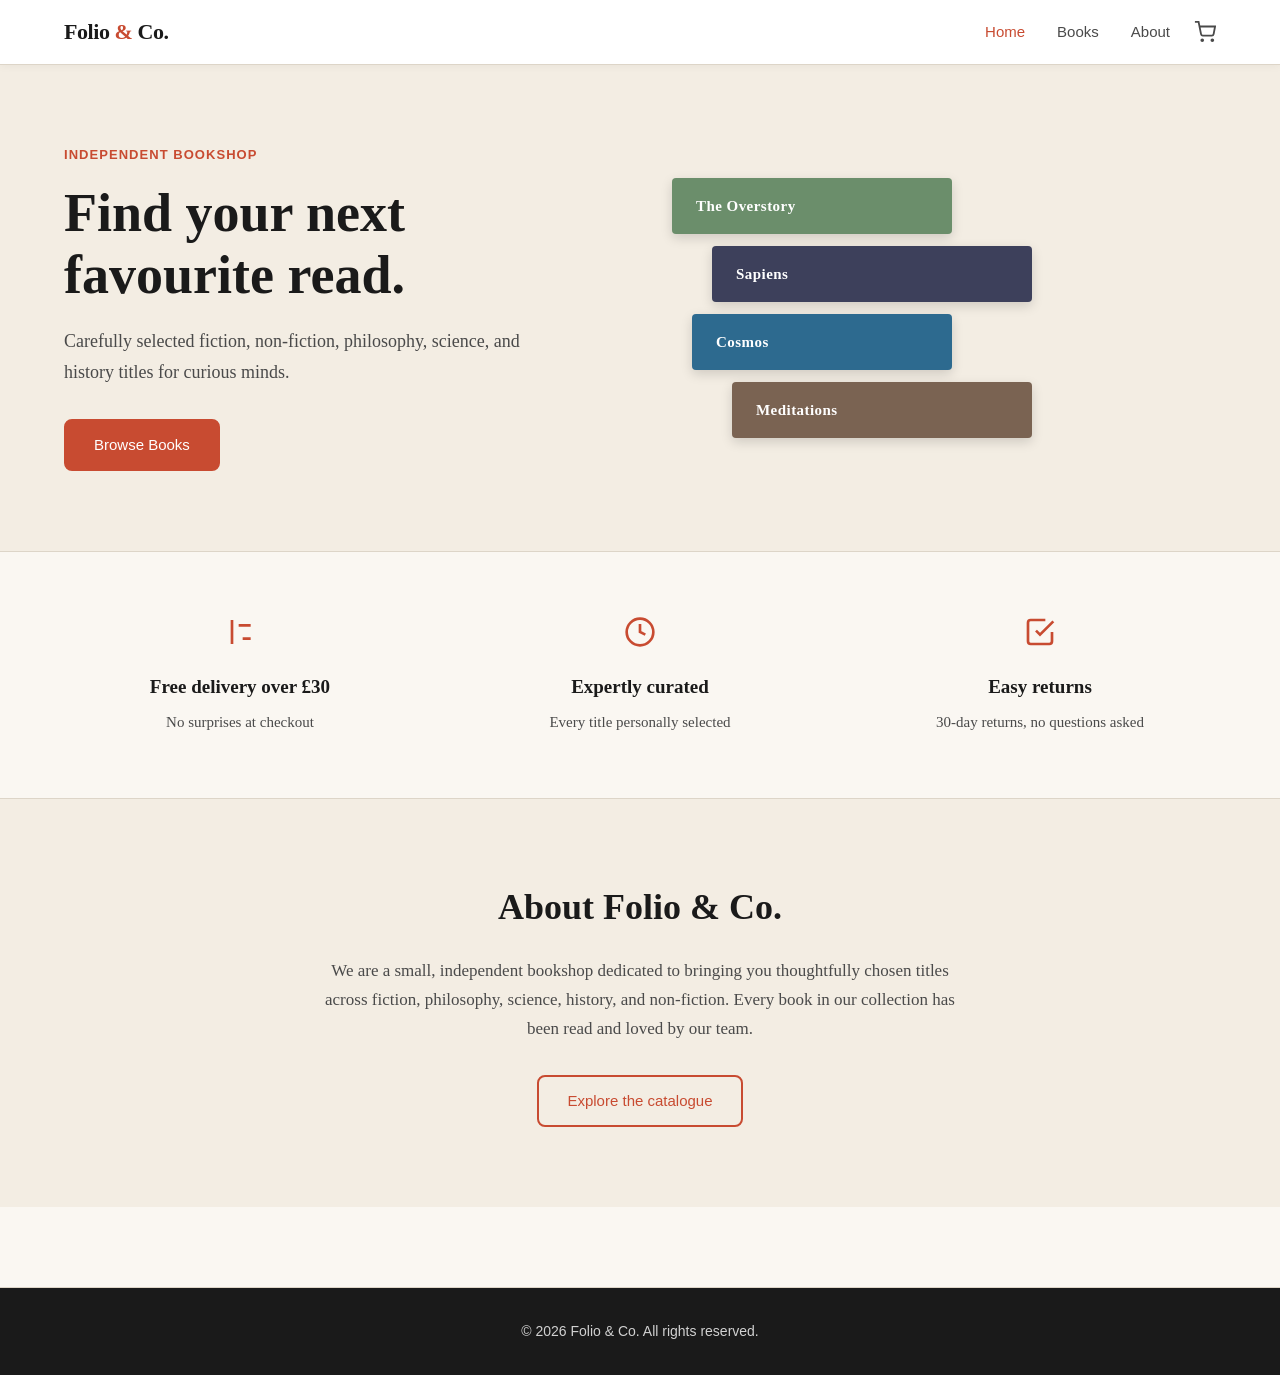
<file: index.html>
<!DOCTYPE html>
<html lang="en">
<head>
  <meta charset="UTF-8">
  <meta name="viewport" content="width=device-width, initial-scale=1.0">
  <title>Folio & Co. — Curated Books</title>
  <link rel="stylesheet" href="style.css">
</head>
<body>
  <nav class="navbar">
    <div class="container">
      <a href="index.html" class="logo">Folio <span>&</span> Co.</a>
      <div class="nav-links">
        <a href="index.html" class="active">Home</a>
        <a href="books.html">Books</a>
        <a href="#about">About</a>
      </div>
      <!-- BUG 1: Removed "Cart" label, only icon remains -->
      <a href="cart.html" class="cart-link">
        <svg width="22" height="22" viewBox="0 0 24 24" fill="none" stroke="currentColor" stroke-width="2">
          <circle cx="9" cy="21" r="1"/><circle cx="20" cy="21" r="1"/>
          <path d="M1 1h4l2.68 13.39a2 2 0 0 0 2 1.61h9.72a2 2 0 0 0 2-1.61L23 6H6"/>
        </svg>
        <span class="cart-count" id="cart-count" data-count="0">0</span>
      </a>
    </div>
  </nav>

  <section class="hero">
    <div class="container">
      <div class="hero-content">
        <p class="eyebrow">Independent Bookshop</p>
        <h1>Find your next favourite read.</h1>
        <p class="subtitle">Carefully selected fiction, non-fiction, philosophy, science, and history titles for curious minds.</p>
        <a href="books.html" class="btn btn-primary">Browse Books</a>
      </div>
      <div class="book-stack">
        <div class="book-spine" style="background: #6b8e6b">The Overstory</div>
        <div class="book-spine" style="background: #3d405b">Sapiens</div>
        <div class="book-spine" style="background: #2d6a8f">Cosmos</div>
        <div class="book-spine" style="background: #7a6352">Meditations</div>
      </div>
    </div>
  </section>

  <section class="features">
    <div class="container">
      <div class="feature">
        <svg width="32" height="32" viewBox="0 0 24 24" fill="none" stroke="currentColor" stroke-width="2">
          <path d="M20 7h-9M14 17h6M6 3v18"/>
        </svg>
        <h3>Free delivery over £30</h3>
        <p>No surprises at checkout</p>
      </div>
      <div class="feature">
        <svg width="32" height="32" viewBox="0 0 24 24" fill="none" stroke="currentColor" stroke-width="2">
          <circle cx="12" cy="12" r="10"/><polyline points="12 6 12 12 16 14"/>
        </svg>
        <h3>Expertly curated</h3>
        <p>Every title personally selected</p>
      </div>
      <div class="feature">
        <svg width="32" height="32" viewBox="0 0 24 24" fill="none" stroke="currentColor" stroke-width="2">
          <polyline points="9 11 12 14 22 4"/><path d="M21 12v7a2 2 0 0 1-2 2H5a2 2 0 0 1-2-2V5a2 2 0 0 1 2-2h11"/>
        </svg>
        <h3>Easy returns</h3>
        <p>30-day returns, no questions asked</p>
      </div>
    </div>
  </section>

  <section class="about" id="about">
    <div class="container">
      <h2>About Folio & Co.</h2>
      <p>We are a small, independent bookshop dedicated to bringing you thoughtfully chosen titles across fiction, philosophy, science, history, and non-fiction. Every book in our collection has been read and loved by our team.</p>
      <a href="books.html" class="btn btn-outline">Explore the catalogue</a>
    </div>
  </section>

  <footer class="footer">
    <div class="container">
      <p>&copy; 2026 Folio & Co. All rights reserved.</p>
    </div>
  </footer>

  <script src="cart.js"></script>
  <script>
    updateCartCount();
  </script>
</body>
</html>
</file>
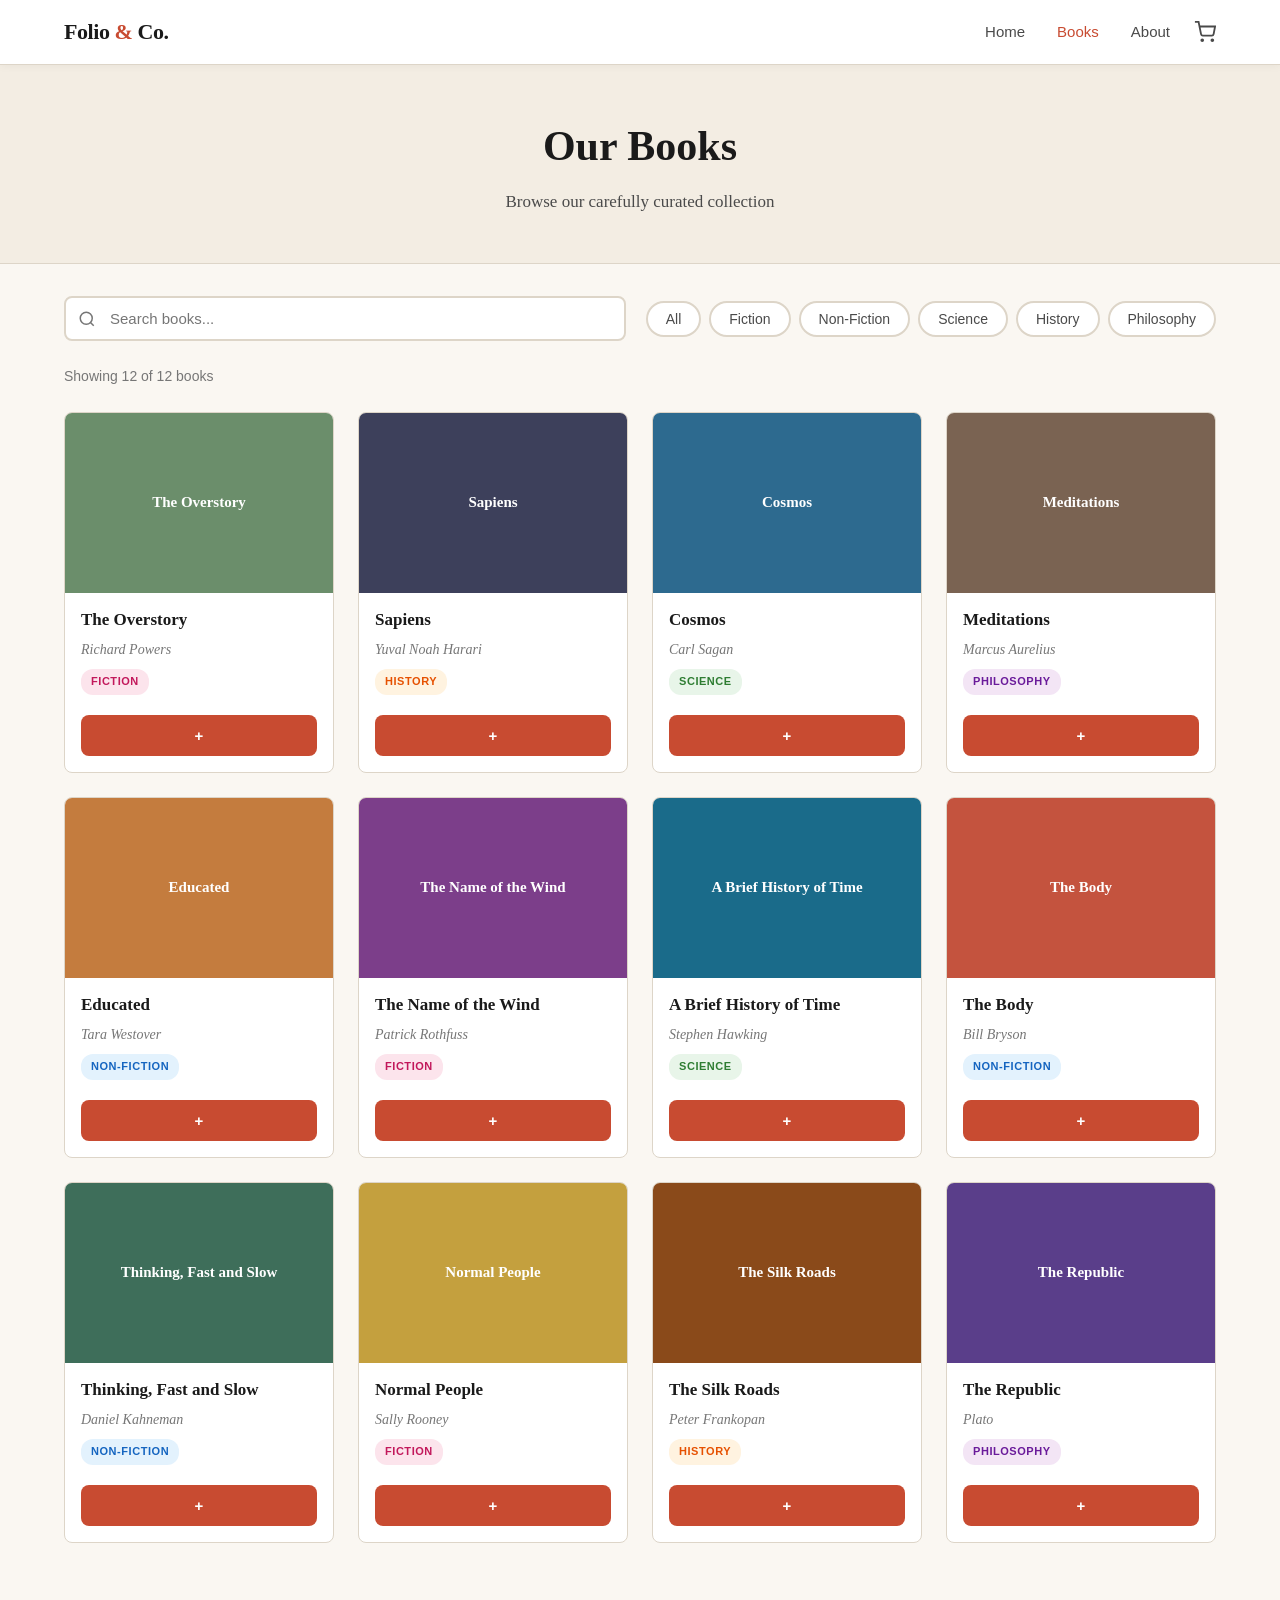
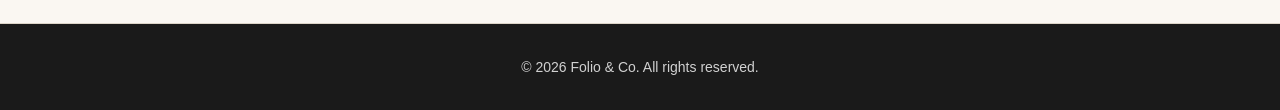
<file: books.html>
<!DOCTYPE html>
<html lang="en">
<head>
  <meta charset="UTF-8">
  <meta name="viewport" content="width=device-width, initial-scale=1.0">
  <title>Our Books — Folio & Co.</title>
  <link rel="stylesheet" href="style.css">
</head>
<body>
  <nav class="navbar">
    <div class="container">
      <a href="index.html" class="logo">Folio <span>&</span> Co.</a>
      <div class="nav-links">
        <a href="index.html">Home</a>
        <a href="books.html" class="active">Books</a>
        <a href="index.html#about">About</a>
      </div>
      <!-- BUG 1: Removed "Cart" label -->
      <a href="cart.html" class="cart-link">
        <svg width="22" height="22" viewBox="0 0 24 24" fill="none" stroke="currentColor" stroke-width="2">
          <circle cx="9" cy="21" r="1"/><circle cx="20" cy="21" r="1"/>
          <path d="M1 1h4l2.68 13.39a2 2 0 0 0 2 1.61h9.72a2 2 0 0 0 2-1.61L23 6H6"/>
        </svg>
        <span class="cart-count" id="cart-count" data-count="0">0</span>
      </a>
    </div>
  </nav>

  <header class="page-header">
    <div class="container">
      <h1>Our Books</h1>
      <p>Browse our carefully curated collection</p>
    </div>
  </header>

  <main class="container">
    <div class="catalogue-controls">
      <div>
        <!-- BUG 8: Changed placeholder to "Search books..." (singular, less clear) -->
        <label for="search-input" class="sr-only">Search books</label>
        <input type="search" id="search-input" class="search-input" placeholder="Search books...">
      </div>
      <div class="genre-filters">
        <button class="chip active" data-genre="all">All</button>
        <button class="chip" data-genre="Fiction">Fiction</button>
        <button class="chip" data-genre="Non-Fiction">Non-Fiction</button>
        <button class="chip" data-genre="Science">Science</button>
        <button class="chip" data-genre="History">History</button>
        <button class="chip" data-genre="Philosophy">Philosophy</button>
      </div>
    </div>

    <!-- BUG 4: Result count will never update (fixed at 12) -->
    <div id="result-count" aria-live="polite">Showing 12 of 12 books</div>

    <div id="book-grid"></div>

    <div id="toast" class="toast"></div>
  </main>

  <footer class="footer">
    <div class="container">
      <p>&copy; 2026 Folio & Co. All rights reserved.</p>
    </div>
  </footer>

  <script src="cart.js"></script>
  <script src="books-data.js"></script>
  <script src="books.js"></script>
</body>
</html>
</file>
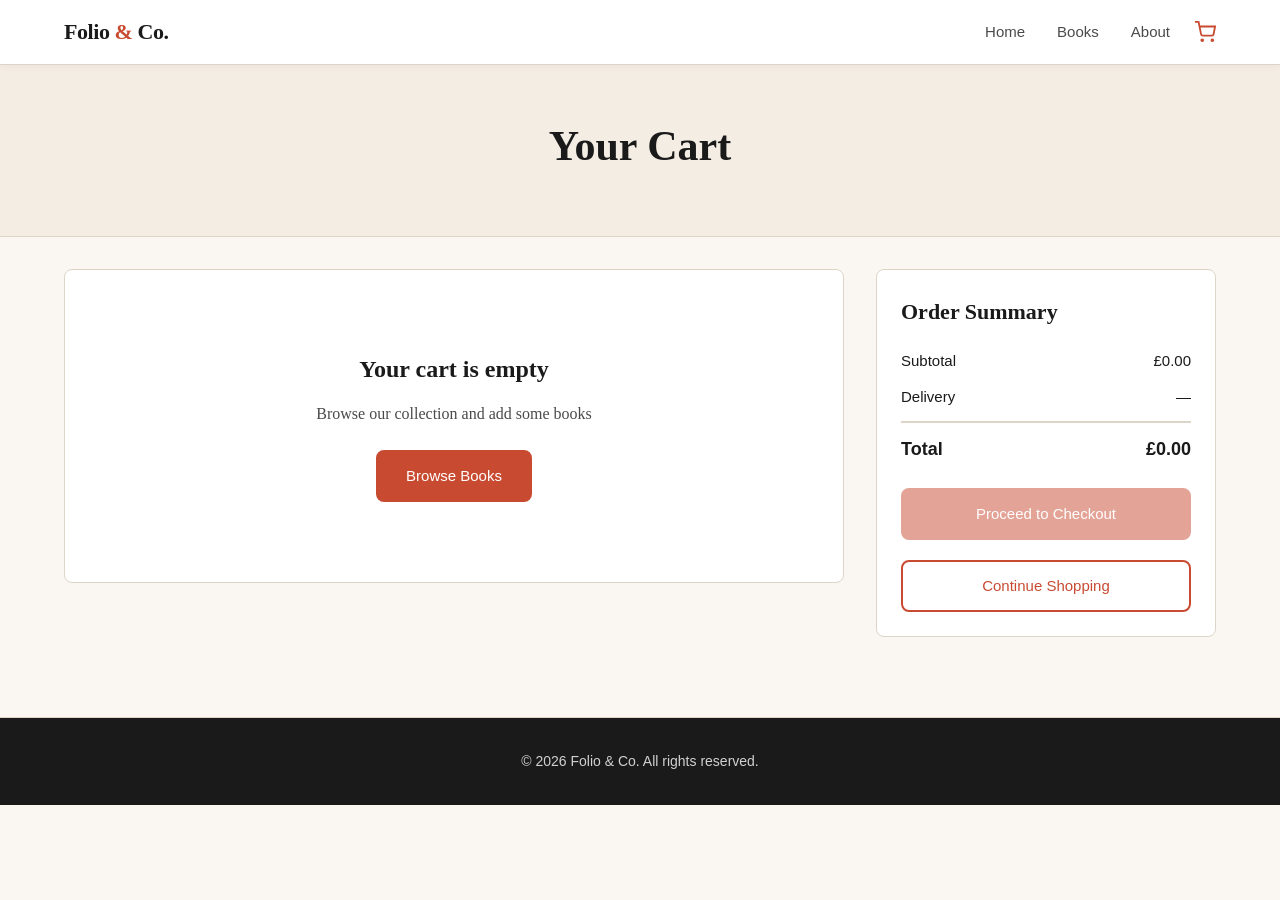
<file: cart.html>
<!DOCTYPE html>
<html lang="en">
<head>
  <meta charset="UTF-8">
  <meta name="viewport" content="width=device-width, initial-scale=1.0">
  <title>Your Cart — Folio & Co.</title>
  <link rel="stylesheet" href="style.css">
</head>
<body>
  <nav class="navbar">
    <div class="container">
      <a href="index.html" class="logo">Folio <span>&</span> Co.</a>
      <div class="nav-links">
        <a href="index.html">Home</a>
        <a href="books.html">Books</a>
        <a href="index.html#about">About</a>
      </div>
      <!-- BUG 1: Removed "Cart" label -->
      <a href="cart.html" class="cart-link active">
        <svg width="22" height="22" viewBox="0 0 24 24" fill="none" stroke="currentColor" stroke-width="2">
          <circle cx="9" cy="21" r="1"/><circle cx="20" cy="21" r="1"/>
          <path d="M1 1h4l2.68 13.39a2 2 0 0 0 2 1.61h9.72a2 2 0 0 0 2-1.61L23 6H6"/>
        </svg>
        <span class="cart-count" id="cart-count" data-count="0">0</span>
      </a>
    </div>
  </nav>

  <header class="page-header">
    <div class="container">
      <h1>Your Cart</h1>
    </div>
  </header>

  <main class="container">
    <div class="cart-layout">
      <div>
        <div id="cart-items"></div>
      </div>
      <aside class="cart-summary">
        <h2>Order Summary</h2>
        <div class="summary-row">
          <span>Subtotal</span>
          <span id="subtotal">£0.00</span>
        </div>
        <div class="summary-row">
          <span>Delivery</span>
          <span id="delivery">—</span>
        </div>
        <div class="summary-row total">
          <span>Total</span>
          <span id="total">£0.00</span>
        </div>
        <a href="checkout.html" id="checkout-btn" class="btn btn-primary full-width">Proceed to Checkout</a>
        <a href="books.html" class="btn btn-outline full-width">Continue Shopping</a>
      </aside>
    </div>
  </main>

  <footer class="footer">
    <div class="container">
      <p>&copy; 2026 Folio & Co. All rights reserved.</p>
    </div>
  </footer>

  <script src="cart.js"></script>
  <script src="cart-page.js"></script>
</body>
</html>
</file>
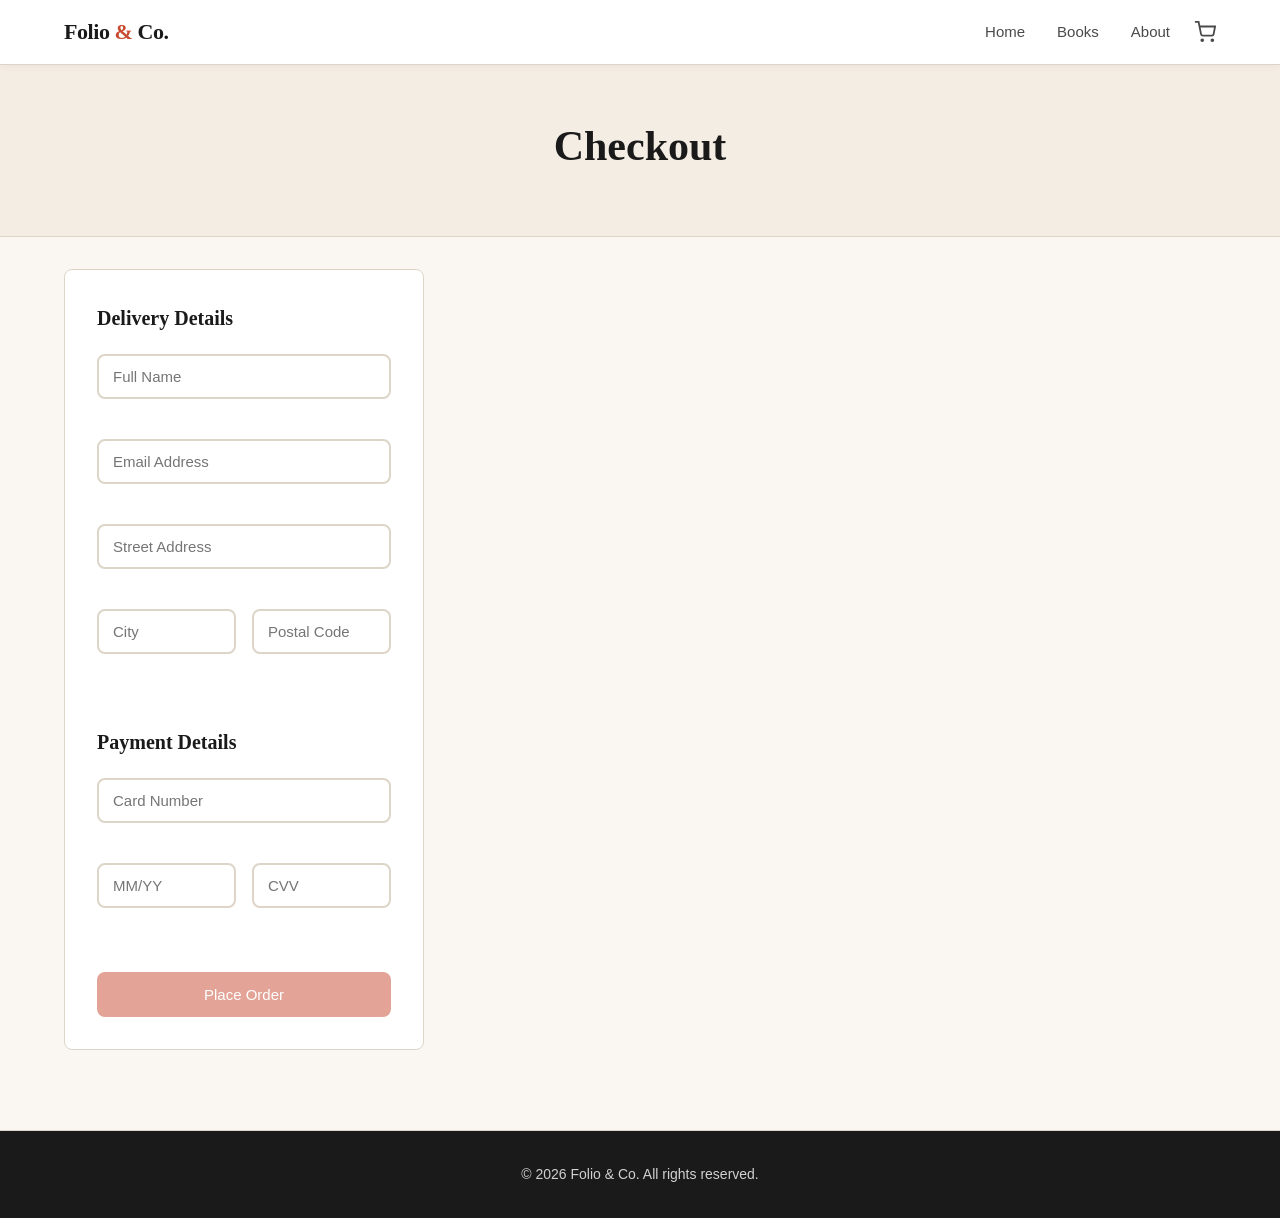
<file: checkout.html>
<!DOCTYPE html>
<html lang="en">
<head>
  <meta charset="UTF-8">
  <meta name="viewport" content="width=device-width, initial-scale=1.0">
  <title>Checkout — Folio & Co.</title>
  <link rel="stylesheet" href="style.css">
</head>
<body>
  <nav class="navbar">
    <div class="container">
      <a href="index.html" class="logo">Folio <span>&</span> Co.</a>
      <div class="nav-links">
        <a href="index.html">Home</a>
        <a href="books.html">Books</a>
        <a href="index.html#about">About</a>
      </div>
      <!-- BUG 1: Removed "Cart" label -->
      <a href="cart.html" class="cart-link">
        <svg width="22" height="22" viewBox="0 0 24 24" fill="none" stroke="currentColor" stroke-width="2">
          <circle cx="9" cy="21" r="1"/><circle cx="20" cy="21" r="1"/>
          <path d="M1 1h4l2.68 13.39a2 2 0 0 0 2 1.61h9.72a2 2 0 0 0 2-1.61L23 6H6"/>
        </svg>
        <span class="cart-count" id="cart-count" data-count="0">0</span>
      </a>
    </div>
  </nav>

  <header class="page-header">
    <div class="container">
      <h1>Checkout</h1>
    </div>
  </header>

  <main class="container">
    <div class="checkout-layout">
      <!-- BUG 14: Order summary panel hidden by default -->
      <aside class="order-summary-panel" style="display: none;">
        <h2>Order Summary</h2>
        <ul id="checkout-items"></ul>
        <div class="summary-row">
          <span>Subtotal</span>
          <span id="co-subtotal">£0.00</span>
        </div>
        <div class="summary-row">
          <span>Delivery</span>
          <span id="co-delivery">—</span>
        </div>
        <div class="summary-row total">
          <span>Total</span>
          <span id="co-total">£0.00</span>
        </div>
        <!-- BUG 10: Edit Cart button will behave incorrectly (handled in JS) -->
        <a href="cart.html" id="edit-cart-btn" class="btn btn-outline full-width">← Edit Cart</a>
      </aside>

      <div class="checkout-form-panel">
        <div id="success-message" class="success-message" hidden>
          <div class="success-icon">
            <svg width="48" height="48" viewBox="0 0 24 24" fill="none" stroke="currentColor" stroke-width="3">
              <polyline points="20 6 9 17 4 12"/>
            </svg>
          </div>
          <h2>Order Placed!</h2>
          <p>Thank you for your purchase. A confirmation email has been sent to your inbox.</p>
          <a href="index.html" class="btn btn-primary">Back to Home</a>
        </div>

        <form id="checkout-form" novalidate>
          <section class="form-section">
            <h2>Delivery Details</h2>
            
            <!-- BUG 7: Removed all <label> elements, only placeholders remain -->
            <div class="field-group">
              <input type="text" id="full-name" placeholder="Full Name" required>
              <span class="field-error" id="err-name"></span>
            </div>

            <div class="field-group">
              <input type="email" id="email" placeholder="Email Address" required>
              <span class="field-error" id="err-email"></span>
            </div>

            <div class="field-group">
              <input type="text" id="address" placeholder="Street Address" required>
              <span class="field-error" id="err-address"></span>
            </div>

            <div class="field-row">
              <div class="field-group">
                <input type="text" id="city" placeholder="City" required>
                <span class="field-error" id="err-city"></span>
              </div>
              <div class="field-group">
                <input type="text" id="postal-code" placeholder="Postal Code" required>
                <span class="field-error" id="err-postal"></span>
              </div>
            </div>
          </section>

          <section class="form-section">
            <h2>Payment Details</h2>
            
            <!-- BUG 16 & 17: Card and expiry inputs will not be formatted/validated -->
            <div class="field-group">
              <input type="text" id="card-number" placeholder="Card Number" maxlength="19" required>
              <span class="field-error" id="err-card"></span>
            </div>

            <div class="field-row">
              <div class="field-group">
                <input type="text" id="expiry" placeholder="MM/YY" maxlength="5" required>
                <span class="field-error" id="err-expiry"></span>
              </div>
              <div class="field-group">
                <input type="text" id="cvv" placeholder="CVV" maxlength="3" inputmode="numeric" required>
                <span class="field-error" id="err-cvv"></span>
              </div>
            </div>
          </section>

          <!-- BUG 13: Place Order button is permanently disabled -->
          <button type="submit" id="place-order-btn" class="btn btn-primary full-width" disabled>Place Order</button>
        </form>
      </div>
    </div>
  </main>

  <footer class="footer">
    <div class="container">
      <p>&copy; 2026 Folio & Co. All rights reserved.</p>
    </div>
  </footer>

  <script src="cart.js"></script>
  <script src="checkout.js"></script>
</body>
</html>
</file>
<file: style.css>
/* === Design Tokens === */
:root {
  --cream: #faf7f2;
  --paper: #f3ede3;
  --ink: #1a1a1a;
  --ink-mid: #4a4a4a;
  --ink-soft: #767676;
  --accent: #c84b31;
  --accent-h: #a33b25;
  --green: #3a7d44;
  --border: #ddd5c8;
  --radius: 8px;
  --shadow: 0 2px 12px rgba(0,0,0,.08);
  --trans: .18s ease;
}

/* === Reset & Base === */
* { margin: 0; padding: 0; box-sizing: border-box; }
html { scroll-behavior: smooth; }
body {
  font-family: Georgia, 'Times New Roman', serif;
  font-size: 16px;
  line-height: 1.6;
  color: var(--ink);
  background: var(--cream);
}
.container { max-width: 1200px; margin: 0 auto; padding: 0 24px; }
img { max-width: 100%; display: block; }
a { text-decoration: none; color: inherit; }

/* === Utility === */
.sr-only {
  position: absolute;
  width: 1px; height: 1px;
  padding: 0; margin: -1px;
  overflow: hidden;
  clip: rect(0,0,0,0);
  white-space: nowrap;
  border: 0;
}

/* === Buttons === */
.btn {
  display: inline-block;
  padding: 12px 28px;
  font-family: 'Helvetica Neue', Arial, sans-serif;
  font-size: 15px;
  font-weight: 500;
  border-radius: var(--radius);
  border: 2px solid transparent;
  cursor: pointer;
  transition: all var(--trans);
  text-align: center;
}
.btn-primary {
  background: var(--accent);
  color: white;
  border-color: var(--accent);
}
.btn-primary:hover { background: var(--accent-h); border-color: var(--accent-h); }
.btn-outline {
  background: transparent;
  color: var(--accent);
  border-color: var(--accent);
}
.btn-outline:hover { background: var(--accent); color: white; }
.btn.full-width { display: block; width: 100%; }

/* === Navbar === */
.navbar {
  position: sticky;
  top: 0;
  z-index: 100;
  background: white;
  border-bottom: 1px solid var(--border);
  box-shadow: 0 2px 8px rgba(0,0,0,.04);
}
.navbar .container {
  display: flex;
  align-items: center;
  height: 64px;
}
.logo {
  font-size: 22px;
  font-weight: 700;
  letter-spacing: -0.02em;
  margin-right: auto;
}
.logo span { color: var(--accent); }
.nav-links {
  display: flex;
  gap: 32px;
  font-family: 'Helvetica Neue', Arial, sans-serif;
  font-size: 15px;
}
.nav-links a { color: var(--ink-mid); transition: color var(--trans); }
.nav-links a:hover,
.nav-links a.active { color: var(--accent); }

/* BUG 1: Cart icon blends into navbar - removed distinct styling for .cart-label, made icon same color as other links */
.cart-link {
  display: flex;
  align-items: center;
  gap: 8px;
  color: var(--ink-mid);  /* Same as other nav links, not accent */
  font-family: 'Helvetica Neue', Arial, sans-serif;
  font-size: 15px;
  transition: color var(--trans);
  margin-left: 24px;
}
.cart-link:hover { color: var(--accent); }
.cart-link.active { color: var(--accent); }
.cart-count {
  min-width: 20px;
  height: 20px;
  padding: 0 6px;
  display: inline-flex;
  align-items: center;
  justify-content: center;
  background: var(--accent);
  color: white;
  font-size: 12px;
  font-weight: 600;
  border-radius: 10px;
}
.cart-count[data-count="0"] { display: none; }

/* === Page Header === */
.page-header {
  background: var(--paper);
  padding: 48px 0;
  text-align: center;
  border-bottom: 1px solid var(--border);
}
.page-header h1 {
  font-size: 42px;
  font-weight: 600;
  margin-bottom: 8px;
}
.page-header p { color: var(--ink-mid); font-size: 17px; }

/* === Hero === */
.hero {
  background: var(--paper);
  padding: 80px 0;
  border-bottom: 1px solid var(--border);
}
.hero .container {
  display: grid;
  grid-template-columns: 1fr 1fr;
  gap: 64px;
  align-items: center;
}
.eyebrow {
  font-family: 'Helvetica Neue', Arial, sans-serif;
  font-size: 13px;
  font-weight: 600;
  color: var(--accent);
  text-transform: uppercase;
  letter-spacing: 0.08em;
  margin-bottom: 16px;
}
.hero h1 {
  font-size: 54px;
  font-weight: 600;
  line-height: 1.15;
  margin-bottom: 20px;
}
.subtitle {
  font-size: 18px;
  color: var(--ink-mid);
  line-height: 1.7;
  margin-bottom: 32px;
  max-width: 480px;
}
.book-stack {
  display: flex;
  flex-direction: column;
  gap: 12px;
  align-items: flex-start;
}
.book-spine {
  height: 56px;
  padding: 0 24px;
  display: flex;
  align-items: center;
  color: white;
  font-size: 15px;
  font-weight: 600;
  border-radius: 4px;
  box-shadow: 0 4px 12px rgba(0,0,0,.15);
  writing-mode: horizontal-tb;
  letter-spacing: 0.03em;
}
.book-spine:nth-child(1) { width: 280px; }
.book-spine:nth-child(2) { width: 320px; margin-left: 40px; }
.book-spine:nth-child(3) { width: 260px; margin-left: 20px; }
.book-spine:nth-child(4) { width: 300px; margin-left: 60px; }

/* === Features === */
.features {
  padding: 64px 0;
}
.features .container {
  display: grid;
  grid-template-columns: repeat(3, 1fr);
  gap: 48px;
}
.feature {
  text-align: center;
}
.feature svg {
  margin: 0 auto 16px;
  color: var(--accent);
}
.feature h3 {
  font-size: 19px;
  font-weight: 600;
  margin-bottom: 8px;
}
.feature p {
  color: var(--ink-mid);
  font-size: 15px;
}

/* === About === */
.about {
  padding: 80px 0;
  background: var(--paper);
  text-align: center;
  border-top: 1px solid var(--border);
}
.about h2 {
  font-size: 36px;
  font-weight: 600;
  margin-bottom: 20px;
}
.about p {
  max-width: 640px;
  margin: 0 auto 32px;
  font-size: 17px;
  line-height: 1.7;
  color: var(--ink-mid);
}

/* === Footer === */
.footer {
  background: var(--ink);
  color: white;
  padding: 32px 0;
  border-top: 1px solid var(--border);
  margin-top: 80px;
}
.footer p {
  text-align: center;
  font-family: 'Helvetica Neue', Arial, sans-serif;
  font-size: 14px;
  opacity: 0.8;
}

/* === Catalogue === */
.catalogue-controls {
  display: flex;
  flex-wrap: wrap;
  gap: 20px;
  align-items: center;
  margin: 32px 0 24px;
}
.catalogue-controls > div:first-child { flex: 1; min-width: 280px; position: relative; }
.search-input {
  width: 100%;
  padding: 12px 16px 12px 44px;
  font-family: 'Helvetica Neue', Arial, sans-serif;
  font-size: 15px;
  border: 2px solid var(--border);
  border-radius: var(--radius);
  background: white;
  transition: all var(--trans);
}
.search-input:focus {
  outline: none;
  border-color: var(--accent);
  box-shadow: 0 0 0 3px rgba(200, 75, 49, .12);
}
.search-input::placeholder { color: var(--ink-soft); }
.catalogue-controls > div:first-child::before {
  content: '';
  position: absolute;
  left: 14px;
  top: 50%;
  transform: translateY(-50%);
  width: 18px;
  height: 18px;
  background: url('data:image/svg+xml;utf8,<svg xmlns="http://www.w3.org/2000/svg" width="18" height="18" viewBox="0 0 24 24" fill="none" stroke="%23767676" stroke-width="2"><circle cx="11" cy="11" r="8"/><path d="m21 21-4.35-4.35"/></svg>') no-repeat center;
  pointer-events: none;
}

.genre-filters {
  display: flex;
  flex-wrap: wrap;
  gap: 8px;
}

/* BUG 3: Genre filter chips don't visually highlight when selected - removed .active state styling */
.chip {
  padding: 8px 18px;
  font-family: 'Helvetica Neue', Arial, sans-serif;
  font-size: 14px;
  font-weight: 500;
  background: white;
  color: var(--ink-mid);
  border: 2px solid var(--border);
  border-radius: 20px;
  cursor: pointer;
  transition: all var(--trans);
}
.chip:hover {
  border-color: var(--accent);
  color: var(--accent);
}
/* BUG 3: Removed .chip.active styling so there's no visual feedback */

#result-count {
  font-family: 'Helvetica Neue', Arial, sans-serif;
  font-size: 14px;
  color: var(--ink-soft);
  margin-bottom: 24px;
}

#book-grid {
  display: grid;
  grid-template-columns: repeat(auto-fill, minmax(240px, 1fr));
  gap: 24px;
  margin-bottom: 48px;
}

.book-card {
  background: white;
  border: 1px solid var(--border);
  border-radius: var(--radius);
  overflow: hidden;
  display: flex;
  flex-direction: column;
  transition: all var(--trans);
}
.book-card:hover {
  transform: translateY(-3px);
  box-shadow: var(--shadow);
}

.book-cover {
  height: 180px;
  display: flex;
  align-items: center;
  justify-content: center;
  color: white;
  font-size: 15px;
  font-weight: 600;
  text-align: center;
  padding: 20px;
  line-height: 1.3;
}

.book-info {
  padding: 16px;
  flex: 1;
  display: flex;
  flex-direction: column;
  gap: 8px;
}

.book-title {
  font-size: 17px;
  font-weight: 600;
  line-height: 1.3;
}

.book-author {
  font-size: 14px;
  color: var(--ink-soft);
  font-style: italic;
}

.genre-badge {
  display: inline-block;
  padding: 4px 10px;
  font-family: 'Helvetica Neue', Arial, sans-serif;
  font-size: 11px;
  font-weight: 600;
  text-transform: uppercase;
  letter-spacing: 0.05em;
  border-radius: 12px;
  width: fit-content;
}

.badge-Fiction { background: #fce4ec; color: #c2185b; }
.badge-Non-Fiction { background: #e3f2fd; color: #1565c0; }
.badge-Science { background: #e8f5e9; color: #2e7d32; }
.badge-History { background: #fff3e0; color: #e65100; }
.badge-Philosophy { background: #f3e5f5; color: #6a1b9a; }

/* BUG 6: Price is hidden on book cards */
.book-price {
  font-family: 'Helvetica Neue', Arial, sans-serif;
  font-size: 18px;
  font-weight: 700;
  color: var(--ink);
  margin-top: auto;
  display: none;  /* Hidden! */
}

/* BUG 5: "Add to Cart" button is just a "+" symbol - handled in JS, but style it smaller */
.add-to-cart-btn {
  width: 100%;
  padding: 12px;
  font-family: 'Helvetica Neue', Arial, sans-serif;
  font-size: 15px;
  font-weight: 600;
  background: var(--accent);
  color: white;
  border: none;
  border-radius: var(--radius);
  cursor: pointer;
  transition: background var(--trans);
  margin-top: 12px;
}
.add-to-cart-btn:hover { background: var(--accent-h); }

/* BUG 2: No visual feedback when adding to cart - .added state does nothing */
.add-to-cart-btn.added {
  /* Removed green background and checkmark styling */
  background: var(--accent); /* stays same color */
}

.no-results {
  text-align: center;
  padding: 64px 20px;
  color: var(--ink-mid);
  font-size: 17px;
}

/* === Toast === */
/* BUG 2: Toast is hidden so there's no feedback */
.toast {
  position: fixed;
  bottom: 32px;
  left: 50%;
  transform: translateX(-50%) translateY(120%);
  background: var(--ink);
  color: white;
  padding: 16px 28px;
  border-radius: var(--radius);
  font-family: 'Helvetica Neue', Arial, sans-serif;
  font-size: 15px;
  font-weight: 500;
  box-shadow: 0 4px 20px rgba(0,0,0,.25);
  z-index: 200;
  transition: transform .4s cubic-bezier(0.68, -0.55, 0.27, 1.55);
  opacity: 0;  /* BUG 2: Always invisible */
  pointer-events: none;
}
.toast.show {
  transform: translateX(-50%) translateY(0);
  opacity: 0;  /* BUG 2: Still invisible even when shown */
}

/* === Cart === */
.cart-layout {
  display: grid;
  grid-template-columns: 1fr 340px;
  gap: 32px;
  margin: 32px 0 48px;
  align-items: start;
}

.cart-summary {
  background: white;
  border: 1px solid var(--border);
  border-radius: var(--radius);
  padding: 24px;
  position: sticky;
  top: 88px;
}

.cart-summary h2 {
  font-size: 22px;
  font-weight: 600;
  margin-bottom: 20px;
}

.summary-row {
  display: flex;
  justify-content: space-between;
  font-family: 'Helvetica Neue', Arial, sans-serif;
  font-size: 15px;
  margin-bottom: 12px;
}
.summary-row.total {
  font-size: 18px;
  font-weight: 700;
  padding-top: 12px;
  border-top: 2px solid var(--border);
  margin-top: 12px;
}

.cart-summary .btn { margin-top: 20px; }
.cart-summary .btn:first-of-type { margin-top: 24px; }

.cart-item {
  background: white;
  border: 1px solid var(--border);
  border-radius: var(--radius);
  padding: 20px;
  margin-bottom: 16px;
  display: grid;
  grid-template-columns: 64px 1fr auto;
  gap: 16px;
  align-items: center;
}

.cart-item-cover {
  width: 64px;
  height: 80px;
  border-radius: 4px;
  display: flex;
  align-items: center;
  justify-content: center;
  color: white;
  font-size: 10px;
  text-align: center;
  padding: 6px;
  line-height: 1.2;
}

.cart-item-meta h3 {
  font-size: 17px;
  font-weight: 600;
  margin-bottom: 4px;
}
.cart-item-meta p {
  font-size: 14px;
  color: var(--ink-soft);
  font-style: italic;
  margin-bottom: 6px;
}
.cart-item-meta .price-each {
  font-family: 'Helvetica Neue', Arial, sans-serif;
  font-size: 13px;
  color: var(--ink-mid);
}

.cart-item-actions {
  display: flex;
  flex-direction: column;
  align-items: flex-end;
  gap: 12px;
}

.item-total {
  font-family: 'Helvetica Neue', Arial, sans-serif;
  font-size: 17px;
  font-weight: 700;
}

/* BUG 11: No quantity controls - they're hidden */
.qty-controls {
  display: none;  /* Removed quantity editing controls */
}
.qty-btn {
  width: 28px;
  height: 28px;
  border: none;
  background: transparent;
  color: var(--ink-mid);
  font-size: 18px;
  font-weight: 600;
  cursor: pointer;
  transition: all var(--trans);
  display: flex;
  align-items: center;
  justify-content: center;
}
.qty-btn:hover {
  background: var(--paper);
  color: var(--accent);
}
.qty-display {
  min-width: 32px;
  text-align: center;
  font-family: 'Helvetica Neue', Arial, sans-serif;
  font-size: 15px;
  font-weight: 600;
}

.remove-btn {
  font-family: 'Helvetica Neue', Arial, sans-serif;
  font-size: 13px;
  color: var(--ink-soft);
  text-decoration: underline;
  background: none;
  border: none;
  cursor: pointer;
  transition: color var(--trans);
}
.remove-btn:hover { color: var(--accent); }

.cart-empty {
  text-align: center;
  padding: 80px 20px;
  background: white;
  border: 1px solid var(--border);
  border-radius: var(--radius);
}
.cart-empty h2 {
  font-size: 24px;
  margin-bottom: 12px;
}
.cart-empty p {
  color: var(--ink-mid);
  font-size: 16px;
  margin-bottom: 24px;
}

/* === Checkout === */
.checkout-layout {
  display: grid;
  grid-template-columns: 360px 1fr;
  gap: 40px;
  margin: 32px 0 48px;
  align-items: start;
}

.order-summary-panel {
  background: white;
  border: 1px solid var(--border);
  border-radius: var(--radius);
  padding: 24px;
  position: sticky;
  top: 88px;
}

.order-summary-panel h2 {
  font-size: 22px;
  font-weight: 600;
  margin-bottom: 20px;
}

#checkout-items {
  list-style: none;
  margin-bottom: 20px;
}

.checkout-item {
  display: flex;
  justify-content: space-between;
  font-family: 'Helvetica Neue', Arial, sans-serif;
  font-size: 14px;
  padding: 8px 0;
  border-bottom: 1px solid var(--paper);
}
.checkout-item:last-child { border-bottom: none; }
.checkout-item .item-name {
  flex: 1;
  font-weight: 500;
}
.checkout-item .item-qty {
  color: var(--ink-soft);
  margin: 0 8px;
}
.checkout-item .item-price {
  font-weight: 600;
}

.checkout-form-panel {
  background: white;
  border: 1px solid var(--border);
  border-radius: var(--radius);
  padding: 32px;
}

.form-section {
  margin-bottom: 32px;
}
.form-section:last-of-type { margin-bottom: 24px; }
.form-section h2 {
  font-size: 20px;
  font-weight: 600;
  margin-bottom: 20px;
}

.field-group {
  margin-bottom: 16px;
}

/* BUG 7: Labels are removed from HTML, so this doesn't matter, but keep style for consistency */
.field-group label {
  display: block;
  font-family: 'Helvetica Neue', Arial, sans-serif;
  font-size: 14px;
  font-weight: 600;
  color: var(--ink);
  margin-bottom: 6px;
}

.field-group input {
  width: 100%;
  padding: 12px 14px;
  font-family: 'Helvetica Neue', Arial, sans-serif;
  font-size: 15px;
  border: 2px solid var(--border);
  border-radius: var(--radius);
  background: white;
  transition: all var(--trans);
}
.field-group input:focus {
  outline: none;
  border-color: var(--accent);
  box-shadow: 0 0 0 3px rgba(200, 75, 49, .12);
}
.field-group input.invalid {
  border-color: #d32f2f;
  box-shadow: 0 0 0 3px rgba(211, 47, 47, .12);
}

.field-error {
  display: block;
  font-family: 'Helvetica Neue', Arial, sans-serif;
  font-size: 13px;
  color: #d32f2f;
  margin-top: 6px;
  min-height: 18px;
}

.field-row {
  display: grid;
  grid-template-columns: 1fr 1fr;
  gap: 16px;
}

/* BUG 13: Place Order button is permanently disabled */
#place-order-btn:disabled {
  opacity: 0.5;
  cursor: not-allowed;
  pointer-events: none;
}

.success-message {
  text-align: center;
  padding: 48px 32px;
}

.success-icon {
  width: 80px;
  height: 80px;
  margin: 0 auto 24px;
  background: var(--green);
  border-radius: 50%;
  display: flex;
  align-items: center;
  justify-content: center;
}
.success-icon svg { color: white; }

.success-message h2 {
  font-size: 28px;
  font-weight: 600;
  margin-bottom: 12px;
}
.success-message p {
  color: var(--ink-mid);
  font-size: 16px;
  margin-bottom: 28px;
  max-width: 400px;
  margin-left: auto;
  margin-right: auto;
}

/* === Responsive === */
@media (max-width: 900px) {
  .hero .container {
    grid-template-columns: 1fr;
    gap: 40px;
  }
  .book-stack { display: none; }
  .features .container {
    grid-template-columns: 1fr;
    gap: 32px;
  }
  .cart-layout,
  .checkout-layout {
    grid-template-columns: 1fr;
  }
  .order-summary-panel,
  .cart-summary {
    position: static;
  }
}

@media (max-width: 600px) {
  .nav-links { display: none; }
  .hero h1 { font-size: 38px; }
  #book-grid {
    grid-template-columns: repeat(auto-fill, minmax(160px, 1fr));
    gap: 16px;
  }
  .book-card .book-info { padding: 12px; }
  .book-title { font-size: 15px; }
  .cart-item {
    grid-template-columns: 1fr auto;
  }
  .cart-item-cover { display: none; }
  .field-row {
    grid-template-columns: 1fr;
  }
}
</file>
